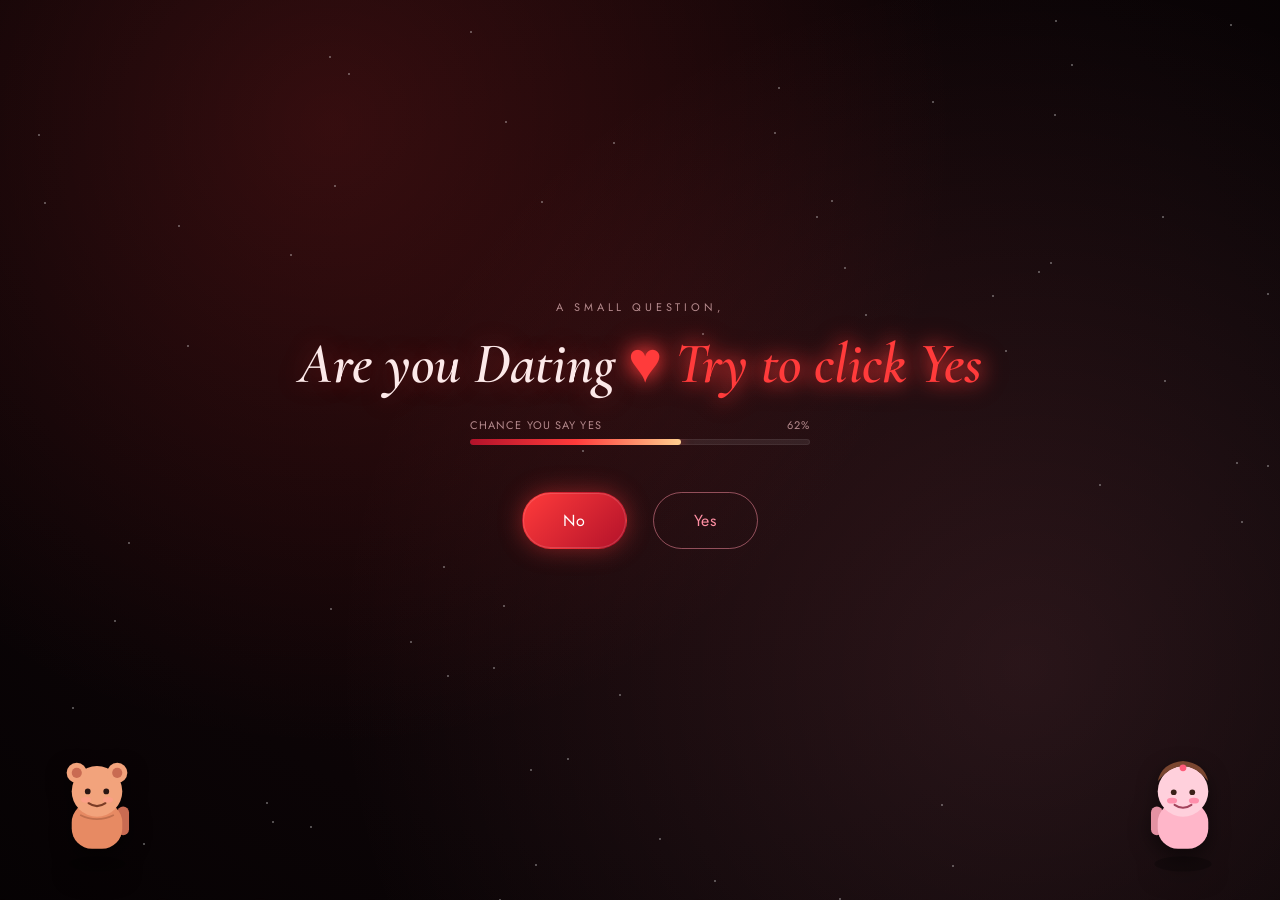
<file: craj.html>
<!DOCTYPE html>
<html lang="en">
<head>
<meta charset="UTF-8">
<meta name="viewport" content="width=device-width, initial-scale=1.0">
<title>Quantum Love</title>
<link rel="preconnect" href="https://fonts.googleapis.com">
<link href="https://fonts.googleapis.com/css2?family=Great+Vibes&family=Cormorant+Garamond:ital,wght@0,400;0,600;1,500&family=Jost:wght@300;400;500&display=swap" rel="stylesheet">
<style>
  :root{
    --bg: #0b0406;
    --bg-deep: #030102;
    --red-bright: #ff3b3b;
    --red-mid: #b3122a;
    --red-deep: #380007;
    --rose: #ff8fa3;
    --gold: #ffcf8f;
    --ink: #fce9e9;
    --muted: #b58a8d;
  }

  *{ box-sizing: border-box; }

  html, body{
    margin:0; padding:0; width:100%; height:100%;
    background: var(--bg);
    overflow:hidden;
    font-family: 'Jost', sans-serif;
    color: var(--ink);
  }

  .stage{
    position:relative;
    width:100vw; height:100vh;
    overflow:hidden;
  }

  /* ---------- animated ambient backdrop ---------- */
  .backdrop{
    position:absolute; inset:-10%;
    background:
      radial-gradient(circle at 30% 20%, rgba(255,59,59,.16), transparent 45%),
      radial-gradient(circle at 75% 70%, rgba(255,143,163,.12), transparent 50%),
      radial-gradient(ellipse at 50% 40%, #180608 0%, var(--bg) 55%, var(--bg-deep) 100%);
    animation: drift 18s ease-in-out infinite alternate;
    z-index:0;
  }
  @keyframes drift{
    0%{ transform: translate(0,0) scale(1); }
    100%{ transform: translate(-2%, 1.5%) scale(1.06); }
  }

  .stars{ position:absolute; inset:0; z-index:0; }
  .star{
    position:absolute; width:2px; height:2px; border-radius:50%;
    background:#fff; opacity:.4;
    animation: twinkle 3s ease-in-out infinite;
  }
  @keyframes twinkle{
    0%,100%{ opacity:.15; transform:scale(1); }
    50%{ opacity:.85; transform:scale(1.6); }
  }

  /* ---------- floating hearts & embers ---------- */
  .embers{ position:absolute; inset:0; pointer-events:none; z-index:1; }
  .ember{
    position:absolute; bottom:-10px; border-radius:50%;
    background: var(--red-bright); opacity:.5;
    filter: drop-shadow(0 0 4px var(--red-bright));
    animation: rise linear infinite;
  }
  .float-heart{
    position:absolute; bottom:-40px; opacity:0;
    animation: floatUp linear infinite;
    filter: drop-shadow(0 0 6px rgba(255,59,59,.5));
  }
  @keyframes rise{
    from{ transform: translateY(0) translateX(0); opacity:0; }
    10%{ opacity:.7; } 90%{ opacity:.35; }
    to{ transform: translateY(-110vh) translateX(var(--drift,20px)); opacity:0; }
  }
  @keyframes floatUp{
    0%{ transform: translateY(0) rotate(0deg) scale(.6); opacity:0; }
    10%{ opacity:.85; }
    50%{ transform: translateY(-55vh) rotate(var(--rot,20deg)) scale(1); }
    90%{ opacity:.6; }
    100%{ transform: translateY(-105vh) rotate(calc(var(--rot,20deg) * -1)) scale(.8); opacity:0; }
  }

  /* cursor heart trail */
  .trail-heart{
    position:fixed; top:0; left:0; z-index:50; pointer-events:none;
    font-size:14px; color: var(--rose);
    animation: trailFade .9s ease-out forwards;
  }
  @keyframes trailFade{
    0%{ opacity:.9; transform: translate(-50%,-50%) scale(1) translateY(0); }
    100%{ opacity:0; transform: translate(-50%,-50%) scale(.4) translateY(-26px); }
  }

  /* ---------- scenes ---------- */
  .scene{
    position:absolute; inset:0;
    display:flex; align-items:center; justify-content:center;
    z-index:5;
    transition: opacity .7s ease, filter .7s ease;
  }

  .ask-card{ text-align:center; padding: 40px; max-width: 92vw; position:relative; z-index:6; }

  .eyebrow{
    letter-spacing:.35em; text-transform:uppercase; font-size:11px;
    color: var(--muted); margin-bottom:16px;
  }

  .question{
    font-family:'Cormorant Garamond', serif; font-weight:600; font-style:italic;
    font-size: clamp(2rem, 6vw, 3.6rem); line-height:1.15;
    margin: 0 0 20px 0; color: var(--ink);
    text-shadow: 0 0 26px rgba(255,59,59,.35);
  }

  .pulse-heart{
    display:inline-block; color: var(--red-bright);
    animation: beat 1.3s ease-in-out infinite;
    filter: drop-shadow(0 0 10px var(--red-bright));
  }
  @keyframes beat{
    0%,100%{ transform: scale(1); } 25%{ transform: scale(1.18); }
    40%{ transform: scale(.98); } 55%{ transform: scale(1.12); }
  }

  /* love meter */
  .meter-wrap{
    width: min(340px, 70vw); margin: 0 auto 30px auto;
  }
  .meter-label{
    display:flex; justify-content:space-between; font-size:11px;
    letter-spacing:.1em; text-transform:uppercase; color:var(--muted); margin-bottom:6px;
  }
  .meter-track{
    height:6px; border-radius:999px; background: rgba(255,255,255,.08);
    overflow:hidden; box-shadow: inset 0 0 0 1px rgba(255,255,255,.06);
  }
  .meter-fill{
    height:100%; width:62%;
    background: linear-gradient(90deg, var(--red-mid), var(--red-bright), var(--gold));
    border-radius:999px;
    transition: width .5s cubic-bezier(.2,.8,.3,1.2);
    box-shadow: 0 0 12px rgba(255,59,59,.6);
  }

  .choice-area{
    position:relative; display:flex; gap: 26px; justify-content:center; align-items:center; min-height: 90px;
  }

  .btn{
    font-family:'Jost', sans-serif; font-size: 1rem; letter-spacing:.04em;
    padding: 16px 40px; border-radius: 999px; border: 1px solid transparent;
    cursor:pointer; transition: transform .18s ease, box-shadow .18s ease, background .18s ease;
    -webkit-tap-highlight-color: transparent;
  }
  .btn-yes{
    background: linear-gradient(135deg, var(--red-bright), var(--red-mid));
    color: #fff; box-shadow: 0 0 24px rgba(255,59,59,.45), inset 0 0 0 1px rgba(255,255,255,.15);
  }
  .btn-yes:hover{ box-shadow: 0 0 34px rgba(255,59,59,.7); }
  .btn-yes:active{ transform: scale(.97) !important; }
  .btn-no{
    position:relative; background: transparent; color: var(--rose);
    border-color: rgba(255,143,163,.5);
  }
  .btn-no:hover{ background: rgba(255,143,163,.08); }

  #scene-ask.fading{ opacity:0; filter: blur(6px); pointer-events:none; }

  .hint{ margin-top: 18px; font-size: 12px; color: var(--muted); letter-spacing:.06em; min-height: 16px; }

  /* ---------- scene 2: reveal ---------- */
  #scene-reveal{ opacity:0; pointer-events:none; flex-direction:column; }
  #scene-reveal.active{ opacity:1; pointer-events:auto; }

  .heart-holder{ position:relative; }
  canvas#heartCanvas{
    display:block; max-width: 92vw; max-height: 58vh;
    animation: breathe 3.2s ease-in-out infinite;
    transform-origin: center;
  }
  @keyframes breathe{
    0%,100%{ transform: scale(1); filter: drop-shadow(0 0 18px rgba(255,59,59,.35)); }
    50%{ transform: scale(1.035); filter: drop-shadow(0 0 34px rgba(255,59,59,.55)); }
  }
  .sparkle{
    position:absolute; width:5px; height:5px; border-radius:50%;
    background: var(--gold); opacity:0;
    animation: twinkleSparkle 2.6s ease-in-out infinite;
    box-shadow: 0 0 8px var(--gold);
  }
  @keyframes twinkleSparkle{
    0%,100%{ opacity:0; transform:scale(.4); }
    50%{ opacity:1; transform:scale(1.3); }
  }

  .signature-wrap{ text-align:center; margin-top: -10px; }
  .love-text{
    font-family:'Cormorant Garamond', serif; font-style:italic; letter-spacing:.5em;
    font-size: clamp(1.3rem, 4vw, 2rem); color: var(--rose);
    text-shadow: 0 0 18px rgba(255,143,163,.6);
    opacity:0; transform: translateY(8px);
    transition: opacity 1s ease, transform 1s ease; margin: 0;
  }
  .signature{
    font-family:'Great Vibes', cursive; font-size: clamp(2.3rem, 7vw, 3.8rem); color: #fff;
    text-shadow: 0 0 22px rgba(255,255,255,.5), 0 0 46px rgba(255,59,59,.5);
    opacity:0; transform: translateY(10px) scale(.96);
    transition: opacity 1.1s ease .3s, transform 1.1s ease .3s; margin: 4px 0 0 0;
  }
  .revealed .love-text{ opacity:1; transform:none; }
  .revealed .signature{ opacity:1; transform:none; }

  .replay{
    margin-top: 22px; background:none; border: 1px solid rgba(255,255,255,.25);
    color: var(--muted); padding: 10px 26px; border-radius: 999px;
    font-family:'Jost', sans-serif; font-size: 12px; letter-spacing:.15em; text-transform:uppercase;
    cursor:pointer; opacity:0; transition: opacity 1s ease .6s, color .2s ease, border-color .2s ease;
  }
  .revealed .replay{ opacity:1; }
  .replay:hover{ color: var(--ink); border-color: rgba(255,255,255,.6); }

  /* ---------- dolls ---------- */
  .doll{
    position:absolute; bottom: 18px; width: 118px; z-index:4;
    animation: bob 3.2s ease-in-out infinite;
    filter: drop-shadow(0 8px 10px rgba(0,0,0,.5));
    transition: transform .25s ease;
  }
  .doll-left{ left: 3vw; animation-delay: .3s; }
  .doll-right{ right: 3vw; animation-delay: 0s; }
  @keyframes bob{
    0%,100%{ transform: translateY(0) rotate(-1.5deg); }
    50%{ transform: translateY(-9px) rotate(1.5deg); }
  }
  .doll .eye{ animation: blink 4.5s ease-in-out infinite; transform-origin: center; }
  .doll-right .eye{ animation-delay: .6s; }
  @keyframes blink{
    0%, 92%, 100%{ transform: scaleY(1); }
    95%{ transform: scaleY(.1); }
  }
  .doll .arm-wave{
    transform-origin: 78px 62px;
    animation: wave 2.4s ease-in-out infinite;
  }
  @keyframes wave{
    0%,100%{ transform: rotate(0deg); } 25%{ transform: rotate(-18deg); }
    50%{ transform: rotate(6deg); } 75%{ transform: rotate(-12deg); }
  }
  .doll.laugh{ animation: laughBounce .55s ease; }
  @keyframes laughBounce{
    0%{ transform: scale(1) rotate(0); }
    30%{ transform: scale(1.08,.9) rotate(-4deg); }
    60%{ transform: scale(.94,1.1) rotate(4deg); }
    100%{ transform: scale(1) rotate(0); }
  }
  .doll.cheer{ animation: cheerJump .8s ease; }
  @keyframes cheerJump{
    0%{ transform: translateY(0) scale(1); }
    30%{ transform: translateY(-28px) scale(1.06); }
    55%{ transform: translateY(0) scale(.97,1.05); }
    75%{ transform: translateY(-10px) scale(1.02); }
    100%{ transform: translateY(0) scale(1); }
  }
  @media (max-width: 640px){
    .doll{ width: 82px; bottom: 8px; }
  }

  /* ---------- confetti ---------- */
  .confetti-piece{
    position:fixed; top:-20px; z-index:40; pointer-events:none;
    animation: confettiFall linear forwards;
  }
  @keyframes confettiFall{
    0%{ transform: translateY(0) rotate(0deg); opacity:1; }
    100%{ transform: translateY(105vh) rotate(600deg); opacity:.9; }
  }

  @media (prefers-reduced-motion: reduce){
    .pulse-heart, .ember, .float-heart, .backdrop, .star, canvas#heartCanvas,
    .doll, .doll .eye, .doll .arm-wave{ animation: none !important; }
  }
</style>
</head>
<body>

<div class="stage" id="stage">
  <div class="backdrop"></div>
  <div class="stars" id="stars"></div>
  <div class="embers" id="embers"></div>

  <!-- SCENE 1 : the question -->
  <section class="scene" id="scene-ask">

    <!-- cute dolls -->
    <svg class="doll doll-left" id="dollLeft" viewBox="0 0 140 150" xmlns="http://www.w3.org/2000/svg">
      <ellipse cx="70" cy="128" rx="34" ry="9" fill="#000" opacity=".25"/>
      <g class="arm-wave">
        <rect x="94" y="60" width="14" height="34" rx="7" fill="#c96b52"/>
      </g>
      <rect x="40" y="55" width="60" height="55" rx="24" fill="#e78a63"/>
      <circle cx="70" cy="42" r="30" fill="#f2a37c"/>
      <circle cx="46" cy="20" r="12" fill="#f2a37c"/>
      <circle cx="94" cy="20" r="12" fill="#f2a37c"/>
      <circle cx="46" cy="20" r="6" fill="#c96b52"/>
      <circle cx="94" cy="20" r="6" fill="#c96b52"/>
      <g class="eye"><circle cx="59" cy="42" r="3.4" fill="#2a1613"/></g>
      <g class="eye"><circle cx="81" cy="42" r="3.4" fill="#2a1613"/></g>
      <ellipse cx="57" cy="52" rx="6" ry="3.4" fill="#ff9d8a" opacity=".7"/>
      <ellipse cx="83" cy="52" rx="6" ry="3.4" fill="#ff9d8a" opacity=".7"/>
      <path d="M60 56 Q70 63 80 56" stroke="#7a3c26" stroke-width="2.4" fill="none" stroke-linecap="round"/>
      <path d="M50 70 Q70 80 90 70" stroke="#7a3c26" stroke-width="2" fill="none" opacity=".35"/>
    </svg>

    <svg class="doll doll-right" id="dollRight" viewBox="0 0 140 150" xmlns="http://www.w3.org/2000/svg">
      <ellipse cx="70" cy="128" rx="34" ry="9" fill="#000" opacity=".25"/>
      <g class="arm-wave" style="transform-origin:46px 62px;">
        <rect x="32" y="60" width="14" height="34" rx="7" fill="#e492a3"/>
      </g>
      <rect x="40" y="55" width="60" height="55" rx="24" fill="#ffb6c9"/>
      <circle cx="70" cy="42" r="30" fill="#ffd0dc"/>
      <path d="M40 30 Q70 -6 100 30 Q95 8 70 6 Q45 8 40 30Z" fill="#7a4630"/>
      <g class="eye"><circle cx="59" cy="43" r="3.4" fill="#3a2018"/></g>
      <g class="eye"><circle cx="81" cy="43" r="3.4" fill="#3a2018"/></g>
      <ellipse cx="57" cy="53" rx="6" ry="3.4" fill="#ff7fa0" opacity=".8"/>
      <ellipse cx="83" cy="53" rx="6" ry="3.4" fill="#ff7fa0" opacity=".8"/>
      <path d="M60 58 Q70 65 80 58" stroke="#a2445c" stroke-width="2.4" fill="none" stroke-linecap="round"/>
      <circle cx="70" cy="14" r="4" fill="#ff5b7a"/>
    </svg>

    <div class="ask-card">
      <div class="eyebrow">a small question,</div>
      <h1 class="question">Are you Dating <span class="pulse-heart">♥ Try to click Yes</span></h1>

      <div class="meter-wrap">
        <div class="meter-label"><span>chance you say yes</span><span id="meterPct">62%</span></div>
        <div class="meter-track"><div class="meter-fill" id="meterFill"></div></div>
      </div>

      <div class="choice-area" id="choiceArea">
        <button class="btn btn-yes" id="yesBtn">No</button>
        <button class="btn btn-no" id="noBtn">Yes</button>
      </div>
      <div class="hint" id="hint">&nbsp;</div>
    </div>
  </section>

  <!-- SCENE 2 : the reveal -->
  <section class="scene" id="scene-reveal">
    <div class="heart-holder" id="heartHolder">
      <canvas id="heartCanvas" width="700" height="620"></canvas>
    </div>
    <div class="signature-wrap">
      <p class="love-text">L&nbsp;O&nbsp;V&nbsp;E</p>
      <p class="signature">craj</p>
      <button class="replay" id="replayBtn">Play again</button>
    </div>
  </section>
</div>

<script>
/* ================= starfield ================= */
(function stars(){
  const field = document.getElementById('stars');
  for(let i=0;i<60;i++){
    const s = document.createElement('div');
    s.className='star';
    s.style.left = Math.random()*100+'vw';
    s.style.top = Math.random()*100+'vh';
    s.style.animationDelay = (Math.random()*3)+'s';
    s.style.animationDuration = (2.2+Math.random()*2.4)+'s';
    field.appendChild(s);
  }
})();

/* ================= ambient embers + floating hearts ================= */
(function emberField(){
  const field = document.getElementById('embers');
  for(let i=0;i<22;i++){
    const e = document.createElement('div');
    e.className = 'ember';
    e.style.left = Math.random()*100+'vw';
    e.style.animationDuration = (6+Math.random()*7)+'s';
    e.style.animationDelay = (Math.random()*8)+'s';
    e.style.setProperty('--drift', (Math.random()*60-30)+'px');
    e.style.width = e.style.height = (1.5+Math.random()*2.5)+'px';
    field.appendChild(e);
  }
  for(let i=0;i<12;i++){
    const h = document.createElement('div');
    h.className='float-heart';
    h.innerHTML = '♥';
    h.style.left = Math.random()*100+'vw';
    h.style.fontSize = (10+Math.random()*16)+'px';
    h.style.color = Math.random()>.5 ? 'var(--red-bright)' : 'var(--rose)';
    h.style.animationDuration = (10+Math.random()*10)+'s';
    h.style.animationDelay = (Math.random()*10)+'s';
    h.style.setProperty('--rot', (Math.random()*40-20)+'deg');
    field.appendChild(h);
  }
})();

/* ================= cursor heart trail ================= */
let lastTrail = 0;
document.addEventListener('pointermove', (e) => {
  const now = performance.now();
  if(now - lastTrail < 60) return;
  lastTrail = now;
  const t = document.createElement('div');
  t.className='trail-heart';
  t.textContent='♥';
  t.style.left = e.clientX+'px';
  t.style.top = e.clientY+'px';
  document.body.appendChild(t);
  setTimeout(()=>t.remove(), 900);
});

/* ================= the "No" button dodge game ================= */
const noBtn = document.getElementById('noBtn');
const yesBtn = document.getElementById('yesBtn');
const hint = document.getElementById('hint');
const meterFill = document.getElementById('meterFill');
const meterPct = document.getElementById('meterPct');
const dollLeft = document.getElementById('dollLeft');
const dollRight = document.getElementById('dollRight');

const dodgeLines = [
  "not so fast…",
  "nice try",
  "you can't click that",
  "keep trying!",
  "almost… nope",
  "this button doesn't want to be clicked",
  "the dolls are laughing at you",
  "yes is right there though"
];
let dodgeCount = 0;
let meterValue = 62;
let noIsFixed = false;

function bounceDolls(){
  [dollLeft, dollRight].forEach(d=>{
    d.classList.remove('laugh');
    void d.offsetWidth; // restart animation
    d.classList.add('laugh');
  });
}

function dodge(){
  dodgeCount++;

  if(!noIsFixed){
    const rect = noBtn.getBoundingClientRect();
    noBtn.style.position = 'fixed';
    noBtn.style.left = rect.left + 'px';
    noBtn.style.top = rect.top + 'px';
    noBtn.style.margin = '0';
    noBtn.style.zIndex = 20;
    noIsFixed = true;
  }

  const margin = 24;
  const w = noBtn.offsetWidth;
  const h = noBtn.offsetHeight;
  const maxX = window.innerWidth - w - margin;
  const maxY = window.innerHeight - h - margin;
  const x = margin + Math.random() * Math.max(0, maxX - margin);
  const y = margin + Math.random() * Math.max(0, maxY - margin);

  noBtn.style.left = x + 'px';
  noBtn.style.top = y + 'px';

  const growYes = Math.min(1.5, 1 + dodgeCount * 0.045);
  yesBtn.style.transform = `scale(${growYes})`;
  const shrinkNo = Math.max(0.55, 1 - dodgeCount * 0.03);
  noBtn.style.transform = `scale(${shrinkNo})`;

  meterValue = Math.min(99, meterValue + 3.5);
  meterFill.style.width = meterValue + '%';
  meterPct.textContent = Math.round(meterValue) + '%';

  hint.textContent = dodgeLines[Math.min(dodgeCount-1, dodgeLines.length-1)];
  bounceDolls();
}

noBtn.addEventListener('mouseenter', dodge);
noBtn.addEventListener('click', (e) => { e.preventDefault(); dodge(); });
noBtn.addEventListener('touchstart', (e) => { e.preventDefault(); dodge(); }, { passive:false });

/* ================= confetti ================= */
function burstConfetti(){
  const colors = ['#ff3b3b','#ff8fa3','#ffcf8f','#ffffff','#b3122a'];
  const n = 60;
  for(let i=0;i<n;i++){
    const c = document.createElement('div');
    c.className='confetti-piece';
    const size = 6 + Math.random()*7;
    const isRound = Math.random() > .5;
    c.style.left = Math.random()*100+'vw';
    c.style.width = size+'px';
    c.style.height = (isRound? size : size*1.6)+'px';
    c.style.background = colors[Math.floor(Math.random()*colors.length)];
    c.style.borderRadius = isRound ? '50%' : '2px';
    c.style.animationDuration = (2.6+Math.random()*2)+'s';
    c.style.animationDelay = (Math.random()*.6)+'s';
    document.body.appendChild(c);
    setTimeout(()=>c.remove(), 5200);
  }
}

/* ================= scene transition ================= */
const sceneAsk = document.getElementById('scene-ask');
const sceneReveal = document.getElementById('scene-reveal');

yesBtn.addEventListener('click', () => {
  sceneAsk.classList.add('fading');
  dollLeft.classList.add('cheer');
  dollRight.classList.add('cheer');
  burstConfetti();
  setTimeout(() => {
    sceneReveal.classList.add('active');
    drawHeart();
  }, 500);
});

document.getElementById('replayBtn').addEventListener('click', () => {
  sceneReveal.classList.remove('active','revealed');
  sceneAsk.classList.remove('fading');
  dodgeCount = 0; meterValue = 62; noIsFixed = false;
  meterFill.style.width = '62%'; meterPct.textContent = '62%';
  noBtn.style.position = ''; noBtn.style.left = ''; noBtn.style.top = ''; noBtn.style.transform = '';
  yesBtn.style.transform = '';
  hint.textContent = '\u00A0';
  document.getElementById('heartCanvas').getContext('2d').clearRect(0,0,700,620);
  document.querySelectorAll('.sparkle').forEach(s=>s.remove());
});

/* ================= woven heart animation (canvas) ================= */
function heartPoint(t, scale){
  const x = 16 * Math.pow(Math.sin(t), 3);
  const y = 13*Math.cos(t) - 5*Math.cos(2*t) - 2*Math.cos(3*t) - Math.cos(4*t);
  return [x*scale, y*scale];
}
function lerpColor(c1, c2, f){
  return [
    Math.round(c1[0] + (c2[0]-c1[0])*f),
    Math.round(c1[1] + (c2[1]-c1[1])*f),
    Math.round(c1[2] + (c2[2]-c1[2])*f)
  ];
}

function spawnSparkles(){
  const holder = document.getElementById('heartHolder');
  const rect = holder.getBoundingClientRect();
  for(let i=0;i<16;i++){
    const s = document.createElement('div');
    s.className='sparkle';
    const angle = Math.random()*Math.PI*2;
    const radius = 90 + Math.random()*130;
    const cx = rect.width/2 + Math.cos(angle)*radius;
    const cy = rect.height/2 + Math.sin(angle)*radius*0.9;
    s.style.left = cx+'px';
    s.style.top = cy+'px';
    s.style.animationDelay = (Math.random()*2.4)+'s';
    s.style.animationDuration = (1.8+Math.random()*2)+'s';
    holder.appendChild(s);
  }
}

function drawHeart(){
  const canvas = document.getElementById('heartCanvas');
  const ctx = canvas.getContext('2d');
  ctx.clearRect(0,0,canvas.width, canvas.height);

  const cx = canvas.width/2;
  const cy = canvas.height/2 - 10;
  const SCALE = 11;
  const LAYERS = 45;
  const MAX_ROT = 26 * Math.PI/180;
  const STEPS = 200;
  const bright = [255,59,59];
  const deep = [45,0,4];

  let layer = 0;
  function drawLayer(){
    if(layer >= LAYERS){
      sceneReveal.classList.add('revealed');
      spawnSparkles();
      return;
    }
    const frac = layer/(LAYERS-1);
    const rot = -MAX_ROT + 2*MAX_ROT*frac;
    const col = lerpColor(bright, deep, frac);

    ctx.beginPath();
    for(let i=0;i<=STEPS;i++){
      const t = (i/STEPS) * Math.PI * 2;
      let [x,y] = heartPoint(t, SCALE);
      const xr = x*Math.cos(rot) - y*Math.sin(rot);
      const yr = x*Math.sin(rot) + y*Math.cos(rot);
      const px = cx + xr;
      const py = cy - yr + 30;
      if(i===0) ctx.moveTo(px,py); else ctx.lineTo(px,py);
    }
    ctx.strokeStyle = `rgba(${col[0]},${col[1]},${col[2]}, 0.9)`;
    ctx.lineWidth = 1.4;
    ctx.shadowColor = `rgba(255,59,59,0.35)`;
    ctx.shadowBlur = 6;
    ctx.stroke();

    layer++;
    requestAnimationFrame(drawLayer);
  }
  drawLayer();
}
</script>

</body>
</html>
</file>
